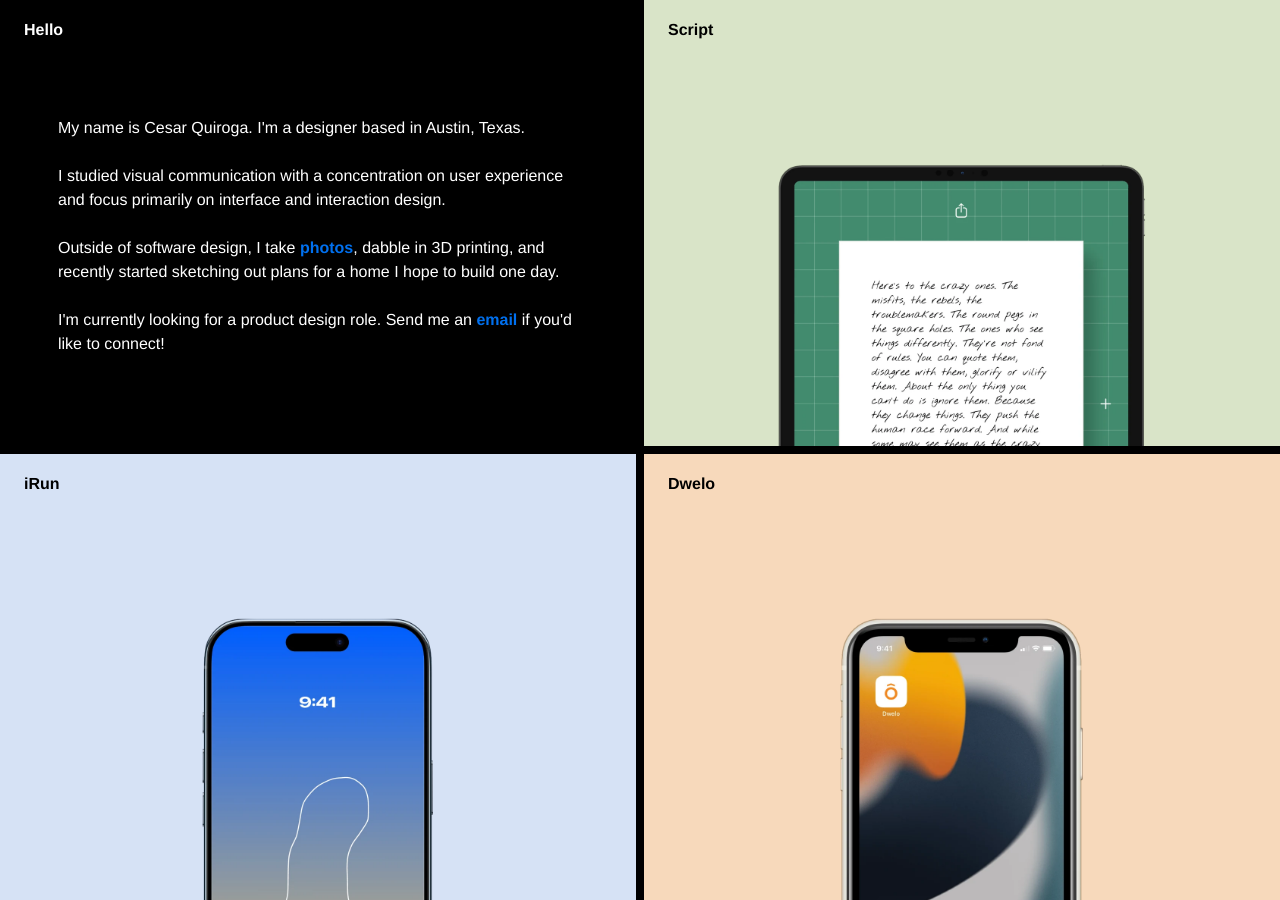
<file: index.html>
<!doctype html>
<html lang="en">
  <head>
    <meta charset="UTF-8" />
    <meta name="viewport" content="width=device-width, initial-scale=1" />
    <meta name="description" content="The portfolio of Austin designer Cesar Quiroga." />
    <title>Cesar Quiroga — Designer in Austin, TX</title>
    <link rel="stylesheet" href="style.css?v=desktop-motion" />
    <link rel="stylesheet" href="case.css?v=desktop-motion" />
    <script src="case-data.js?v=3" defer></script>
    <script src="case.js?v=desktop-motion" defer></script>
  </head>
  <body>
    <main class="quadrants" aria-label="Cesar Quiroga portfolio">
      <section class="quadrant intro" aria-label="About">
        <p class="intro-hello">Hello</p>
        <div class="intro-inner">
          <p>My name is Cesar Quiroga. I'm a designer based in Austin, Texas.</p>
          <p>I studied visual communication with a concentration on user experience and focus primarily on interface and interaction design.</p>
          <p>Outside of software design, I take <a href="https://glass.photo/cesar" target="_blank" rel="noopener noreferrer">photos</a>, dabble in 3D printing, and recently started sketching out plans for a home I hope to build one day.</p>
          <p>I'm currently looking for a product design role. Send me an <a href="mailto:cq641@icloud.com">email</a> if you'd like to connect!</p>
        </div>
      </section>

      <a class="quadrant project project-script" data-case="script" href="projects/script.html">
        <img src="images/script.webp" width="1400" height="1400" alt="Script on iPad: a handwritten note on a sheet of paper over a green cutting mat" />
        <span class="project-label">
          <span class="project-name">Script</span>
          <span class="project-desc">An iPad app that helps us connect via handwriting</span>
        </span>
      </a>

      <a class="quadrant project project-irun" data-case="irun" href="projects/irun.html">
        <img src="images/irun-gradient.webp" width="1372" height="1400" alt="iRun on iPhone: a finished run route over a blue-to-yellow gradient" />
        <span class="project-label">
          <span class="project-name">iRun</span>
          <span class="project-desc">A running app that de-emphasizes metrics</span>
        </span>
      </a>

      <a class="quadrant project project-dwelo" data-case="dwelo" href="projects/dwelo.html">
        <img src="images/dwelo.webp" width="1400" height="1400" alt="Dwelo app icon on an iPhone home screen" />
        <span class="project-label">
          <span class="project-name">Dwelo</span>
          <span class="project-desc">A smart home app redesign</span>
        </span>
      </a>
    </main>
  </body>
</html>
</file>
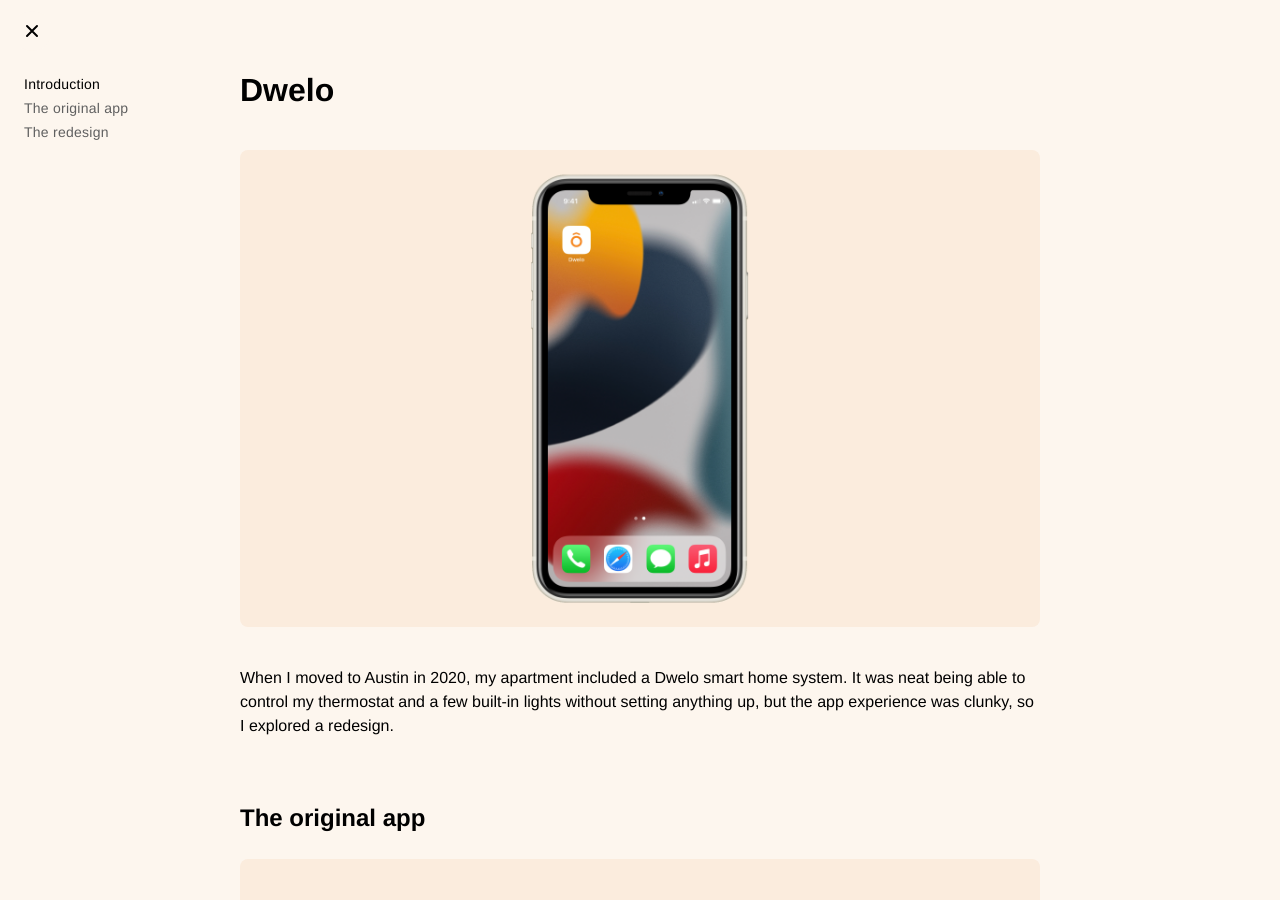
<file: projects/dwelo.html>
<!doctype html>
<html lang="en">
  <head>
    <meta charset="UTF-8" />
    <meta name="viewport" content="width=device-width, initial-scale=1" />
    <meta name="description" content="Dwelo, a case study by Austin designer Cesar Quiroga." />
    <title>Dwelo — Cesar Quiroga</title>
    <link rel="stylesheet" href="../style.css?v=desktop-motion" />
    <link rel="stylesheet" href="../case.css?v=desktop-motion" />
    <script src="../case-data.js?v=3" defer></script>
    <script src="../case.js?v=desktop-motion" defer></script>
  </head>
  <body class="project-dwelo" data-case-page="dwelo">
    <noscript><p style="padding:24px;color:#fff">The Dwelo case study needs JavaScript. <a style="color:#fff" href="../index.html">Back to all projects</a></p></noscript>
  </body>
</html>
</file>
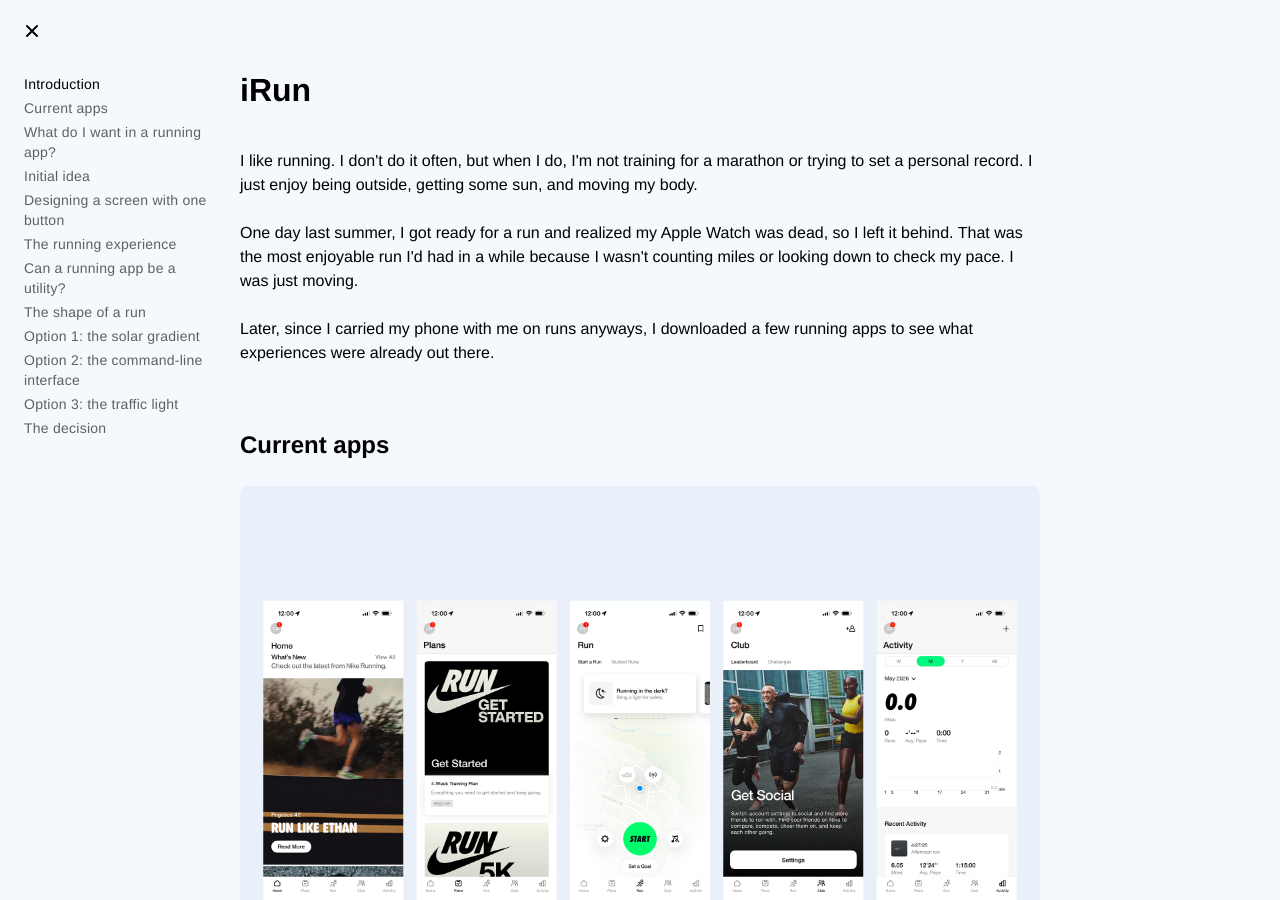
<file: projects/irun.html>
<!doctype html>
<html lang="en">
  <head>
    <meta charset="UTF-8" />
    <meta name="viewport" content="width=device-width, initial-scale=1" />
    <meta name="description" content="iRun, a case study by Austin designer Cesar Quiroga." />
    <title>iRun — Cesar Quiroga</title>
    <link rel="stylesheet" href="../style.css?v=desktop-motion" />
    <link rel="stylesheet" href="../case.css?v=desktop-motion" />
    <script src="../case-data.js?v=3" defer></script>
    <script src="../case.js?v=desktop-motion" defer></script>
  </head>
  <body class="project-irun" data-case-page="irun">
    <noscript><p style="padding:24px;color:#fff">The iRun case study needs JavaScript. <a style="color:#fff" href="../index.html">Back to all projects</a></p></noscript>
  </body>
</html>
</file>
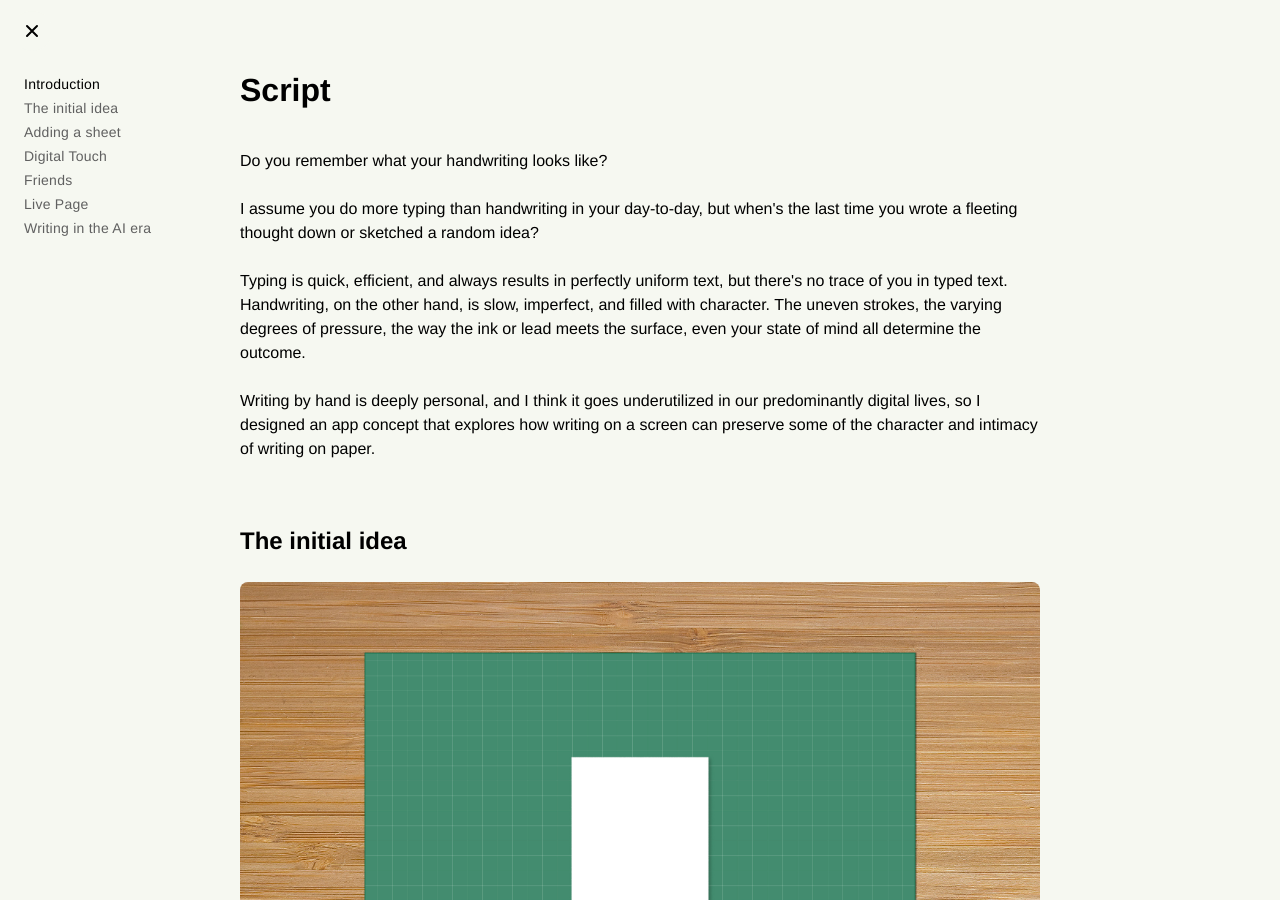
<file: projects/script.html>
<!doctype html>
<html lang="en">
  <head>
    <meta charset="UTF-8" />
    <meta name="viewport" content="width=device-width, initial-scale=1" />
    <meta name="description" content="Script, a case study by Austin designer Cesar Quiroga." />
    <title>Script — Cesar Quiroga</title>
    <link rel="stylesheet" href="../style.css?v=desktop-motion" />
    <link rel="stylesheet" href="../case.css?v=desktop-motion" />
    <script src="../case-data.js?v=3" defer></script>
    <script src="../case.js?v=desktop-motion" defer></script>
  </head>
  <body class="project-script" data-case-page="script">
    <noscript><p style="padding:24px;color:#fff">The Script case study needs JavaScript. <a style="color:#fff" href="../index.html">Back to all projects</a></p></noscript>
  </body>
</html>
</file>
<file: style.css>
:root {
  color-scheme: only light;
  font-family: Avenir, "Avenir Next", "Helvetica Neue", sans-serif;
  font-synthesis: none;
  text-rendering: geometricPrecision;

  --frame: 8px;
  --frame-color: #000;
  --dim: 0.08; /* how much the non-hovered quadrants darken */
  --link: #0070ef; /* 4.6:1 on white */
  --ease: cubic-bezier(0.2, 0.7, 0.2, 1);
}

* { box-sizing: border-box; }

html { min-width: 320px; min-height: 100%; }

body {
  min-height: 100svh;
  margin: 0;
  background: var(--frame-color);
  color: #000;
}

/* ---------- Grid: 2×2 on desktop + tablet ---------- */

.quadrants {
  display: grid;
  grid-template-columns: 1fr 1fr;
  /* Equal rows fill the screen and grow together when the intro needs more room. */
  grid-template-rows: repeat(2, minmax(min-content, 1fr));
  gap: var(--frame);
  min-height: 100svh;
  /* Quadrants run to every edge of the screen; only the gaps between them remain */
  padding: 0;
}

.quadrant {
  position: relative;
  overflow: hidden;
}

/* Project colors.
   --case-color: the open case study's page background (25% project color, 75% white).
   --mock-color: behind the design mockups in the case study, so white screens stand
   out from the page (50% project color, 50% white; also baked into the videos). */
.project-script { --color: #d9e4c8; --case-color: #f6f8f1; --mock-color: #ecf1e3; }
.project-irun   { --color: #d6e2f5; --case-color: #f5f8fd; --mock-color: #eaf0fa; }
.project-dwelo  { --color: #f7d9bb; --case-color: #fdf6ee; --mock-color: #fbecdd; }
.project { background: var(--color); }

/* Hovering one quadrant dims the other three, so the hovered one is brightest.
   A dark overlay (instead of a color swap) works on every background color. */
.quadrant::after {
  content: "";
  position: absolute;
  inset: 0;
  z-index: 2;
  background: #000;
  opacity: 0;
  pointer-events: none;
  transition: opacity 0.25s var(--ease);
}

.quadrants:has(.quadrant:hover) .quadrant:not(:hover)::after { opacity: var(--dim); }

/* ---------- Intro (top left) ---------- */

.intro {
  display: flex;
  align-items: safe center;
  justify-content: center;
  padding: clamp(16px, 3.5vmin, 56px);
  /* Keep the text clear of the pinned "Hello" */
  padding-top: max(60px, 3.5vmin, calc(32px + 1.4rem));
  overflow: visible;
  /* Black like the frame, with white text; links stay blue */
  background: var(--frame-color);
  color: #fff;
}

.intro-inner {
  font-size: 1rem;
  width: min(100%, 520px);
}

.intro p {
  margin: 0;
  line-height: 1.5;
}

.intro p + p { margin-top: 1.5em; }

@media (width > 600px) and (max-height: 820px) and (orientation: landscape) {
  .intro p + p { margin-top: 1em; }
}

/* "Hello" sits where the project titles do */
.intro .intro-hello {
  position: absolute;
  top: 20px;
  left: 24px;
  font-weight: 700;
  line-height: 1.4;
}

.intro a {
  color: var(--link);
  font-weight: 700;
  text-decoration: none;
}

.intro a:hover { text-decoration: underline; text-underline-offset: 3px; }
.intro a:focus-visible { outline: 2px solid currentColor; outline-offset: 3px; }

/* ---------- Project quadrants ---------- */

.project {
  display: block;
  color: inherit;
  text-decoration: none;
  /* Image sizing below is relative to the quadrant's own size */
  container-type: size;

  /*
    Sneak peek: devices are 1.5× the size that would just fit the quadrant,
    pushed down so only their top 50% shows above the bottom edge.
    In every cover image the device starts 5.1% from the top and is
    89.8% of the image's height.
  */
  --img-h: calc(1.5 * min(100cqw - 32px, 100cqh - 92px));
  --device-top: 0.051;
  --device-h: 0.898;
  --peek: 0.5;
  /* At rest the device sits 8% (of its image height) above the 50% peek;
     hover lifts it another 8% */
  --rest-lift: 0.08;
  --lift: 0px;
}

.project img {
  position: absolute;
  left: 50%;
  top: calc(100cqh - (var(--device-top) + var(--peek) * var(--device-h) + var(--rest-lift)) * var(--img-h));
  display: block;
  width: auto;
  height: var(--img-h);
  max-width: none;
  transform: translate(-50%, var(--lift));
  transition: transform 0.5s var(--ease);
}

/* Hover: the device rises a little more into view */
.project:hover { --lift: calc(-0.08 * var(--img-h)); }

/* Portrait quadrants (taller than wide, e.g. tablets held upright): instead of
   peeking from the bottom, show the whole device, centered in the space under
   the title. The iPad is capped at 70% of the quadrant's width. */
@container (max-aspect-ratio: 1/1) {
  .project img {
    --img-h: min(
      calc((100cqh - 104px - 32px) / var(--device-h)), /* fit the height below the title + description */
      calc(70cqw / 0.689)                             /* iPad no wider than 70% */
    );
    height: var(--img-h);
    /* center the device (not the whole image) between the title area and the bottom */
    top: calc(104px + (100cqh - 104px - 32px - var(--device-h) * var(--img-h)) / 2 - var(--device-top) * var(--img-h));
  }
  /* smaller hover lift, since the whole device is already in view */
  .project:hover img { --lift: calc(-0.03 * var(--img-h)); }
}

.project-label {
  position: absolute;
  z-index: 1;
  left: 24px;
  top: 20px;
  right: 24px;
  display: flex;
  flex-direction: column;
  gap: 2px;
  font-size: 16px;
  line-height: 1.4;
  pointer-events: none;
}

.project-name { font-weight: 700; }

.project-desc {
  color: #555;
  opacity: 0;
  transform: translateY(6px);
  transition: opacity 0.25s var(--ease), transform 0.25s var(--ease);
}

.project:hover .project-desc,
.project:focus-visible .project-desc {
  opacity: 1;
  transform: none;
}

.project:focus-visible {
  outline: 3px solid var(--link);
  outline-offset: -3px;
}

@media (prefers-reduced-motion: reduce) {
  .quadrant::after, .project img, .project-desc { transition: none; }
  .project:hover, .project:hover img { --lift: 0px; }
}

/* ---------- Mobile: stack vertically ---------- */

@media (max-width: 600px) {
  .quadrants {
    grid-template-columns: 1fr;
    grid-template-rows: none;
  }

  /* Stacked: intro grows to fit its text */
  .intro { padding: max(56px, calc(28px + 1.4rem)) 24px 32px; }
  .intro .intro-hello { top: 16px; left: 20px; }

  /* Text at the top, device 24px under it, and the tile ends halfway down the
     device: the same top-50% view the desktop quadrants show before hover.
     The device is sized from the tile's width. */
  .project {
    display: flex;
    flex-direction: column;
    padding: 16px 20px 0;
    container-type: inline-size; /* height now comes from the content */
    --img-h: calc(1.5 * (100cqw - 92px));
  }

  /* In the markup the image comes first; show the text first */
  .project-label { position: static; order: -1; }

  /* Room for a two-line description on every tile, so all three are the same height */
  .project-desc { min-height: calc(2 * 1.4em); }

  .project img {
    position: static;
    flex: none;
    align-self: center;
    /* The device sits 5.1% below the top of its image; offset that so the
       gap is measured to the device itself */
    margin-top: calc(24px - var(--device-top) * var(--img-h));
    /* Only the top half of the device counts toward the tile's height; the rest is cut off */
    margin-bottom: calc(-1 * (1 - var(--device-top) - var(--peek) * var(--device-h)) * var(--img-h));
    transform: none;
  }
}

/* ---------- Smaller or touch-first screens: show descriptions without motion ---------- */

@media not all and (min-width: 1200px) and (hover: hover) and (pointer: fine) {
  .quadrants:has(.quadrant:hover) .quadrant:not(:hover)::after { opacity: 0; }
  .project:hover, .project:hover img { --lift: 0px; }
  .quadrant::after, .project img { transition: none; }
  .project-desc { opacity: 1; transform: none; transition: none; }
}
</file>
<file: case.css>
/*
  Expanded case study.
  The default styles here are the fully-open state; case.js animates
  from the quadrant into this state and back out again.
*/

body.case-open { overflow: hidden; }

.case {
  /* 25% project color, 75% white (--case-color, set per project in style.css) */
  position: fixed;
  inset: 0;
  z-index: 10;
  background: var(--case-color);
  color: #000;
  font-size: 16px;
  line-height: 24px;
}

/* The quadrant's device thumbnail: blurs away as the panel opens */
.case-thumb {
  position: absolute;
  max-width: none;
  opacity: 0;
  pointer-events: none;
}

.case-scroll {
  position: absolute;
  inset: 0;
  overflow-y: auto;
  overscroll-behavior: contain;
}
.case-scroll:focus-visible { outline: 2px solid #000; outline-offset: -2px; }

/* ---------- Close (X) button + section list ---------- */

.case-nav {
  position: absolute;
  z-index: 2;
  top: 20px;
  left: 24px;
  line-height: 1.4;
}

.case-close {
  position: relative;
  display: grid;
  place-items: center;
  width: 40px;
  height: 40px;
  /* A 40px round hit area, with the X sitting where the project title was */
  margin: -9px 0 -9px -12px;
  padding: 0;
  border: 0;
  border-radius: 50%;
  /* Solid circle in the page color: text scrolling beneath passes behind it */
  background: var(--case-color);
  color: #000;
  font: inherit;
  font-weight: 700;
  text-decoration: none; /* it's a link on the project pages */
  cursor: pointer;
  transition: background-color 0.2s ease;
}

/* The project name sits exactly where the title was, then cross-fades into the X */
.case-close-name {
  position: absolute;
  top: 9px;
  left: 12px;
  white-space: nowrap;
  opacity: 0;
}
.case-close-icon svg { display: block; fill: none; stroke: currentColor; stroke-width: 2; stroke-linecap: round; }
.case-close:hover { background-color: color-mix(in srgb, var(--case-color), #000 8%); }
@media (max-width: 600px), (hover: none) {
  .case-close:hover { background-color: var(--case-color); }
}
.case-close:focus-visible { outline: 2px solid #000; outline-offset: 0; }

.case-toc {
  width: min(260px, calc((100vw - 800px) / 2 - 48px));
  max-height: calc(100svh - 120px);
  margin: 32px 0 0;
  padding: 0;
  overflow-y: auto;
  scrollbar-width: none;
  list-style: none;
  font-size: 14px;
  line-height: 20px;
  letter-spacing: 0.25px;
}

.case-toc li + li { margin-top: 4px; }

.case-toc a {
  color: #606060;
  text-decoration: none;
  transition: color 0.2s ease;
}

.case-toc a:hover,
.case-toc a[aria-current="true"] { color: #000; }
.case-toc a:focus-visible { outline: 2px solid currentColor; outline-offset: 3px; border-radius: 2px; }

/* ---------- Case study content (adapted from the original project pages' styles) ---------- */

.case-main {
  width: min(100% - 64px, 800px);
  margin: 46px auto 0;
  padding: 24px 0 80px;
}

.case-main h1 {
  margin: 0 0 40px;
  font-size: 32px;
  font-weight: 700;
  line-height: 40px;
}

.case-main :is(h1, h2)[id] { scroll-margin-top: 36px; }

.case-main .shot-content { display: flex; flex-direction: column; max-width: 800px; margin: auto; }
.case-main .shot-content > * + * { margin-top: 40px; }
.case-main .shot-content > .prose:has(> h2):not(:first-child) { margin-top: 64px; }
.case-main .shot-content > .prose:has(> h2:only-child) + * { margin-top: 24px; }

.case-main .prose { overflow-wrap: break-word; }
.case-main p { margin: 0; }
.case-main .prose > p + p,
.case-main .prose > p + ul,
.case-main .prose > ul + p,
.case-main .prose > h2 + p,
.case-main .prose > h2 + ul { margin-top: 24px; }
.case-main h2 { margin: 0; font-size: 24px; line-height: 32px; font-weight: 700; }
.case-main ul { margin: 0; padding-left: 24px; }

.case-main figure { margin: 0; aspect-ratio: var(--media-ratio, auto); overflow: hidden; border-radius: 8px; }
/* Design mockups sit on a deeper tint than the page */
.case-main figure.case-cutout { background: var(--mock-color); }
.case-main figure :is(img, video) { display: block; width: 100%; height: 100%; object-fit: var(--media-fit, contain); }

.case-main .carousel { min-width: 0; }
.case-main .carousel-track { display: flex; overflow-x: auto; scroll-snap-type: x mandatory; scrollbar-width: none; }
.case-main .carousel-track::-webkit-scrollbar { display: none; }
.case-main .carousel-slide { flex: 0 0 100%; min-width: 0; scroll-snap-align: start; }
/* Round the carousel as a whole, not each slide, so slides stay square-edged as they move */
.case-main .carousel-track { border-radius: 8px; }
.case-main .carousel-slide figure { border-radius: 0; }
.case-main .carousel-controls { display: flex; justify-content: center; margin-top: 8px; }
.case-main .carousel-dots { display: flex; flex-wrap: wrap; justify-content: center; }
.case-main .carousel-dots button {
  display: grid;
  place-items: center;
  width: 24px;
  height: 24px;
  padding: 0;
  border: 0;
  background: transparent;
  cursor: pointer;
}
.case-main .carousel-dots button::before {
  content: "";
  width: 8px;
  height: 8px;
  border-radius: 50%;
  background: #767676;
}
.case-main .carousel-dots button[aria-pressed="true"]::before { background: #000; }
.case-main .carousel-dots button:focus-visible { outline: 2px solid currentColor; outline-offset: -2px; }

/* ---------- Standalone pages on smaller or touch-first screens ---------- */

@media not all and (min-width: 1200px) and (hover: hover) and (pointer: fine) {
  body[data-case-page].case-open {
    overflow: visible;
    background: var(--case-color);
  }
  body[data-case-page] .case {
    position: static;
    min-height: 100svh;
  }
  body[data-case-page] .case-scroll {
    display: flow-root;
    position: static;
    overflow: visible;
    overscroll-behavior: auto;
  }
  body[data-case-page] .case-nav { display: none; }
}

@media (max-width: 600px) {
  .case-main { width: calc(100% - 48px); }
  .case-main h1 { margin-bottom: 32px; }
  .case-main .shot-content > * + * { margin-top: 32px; }
  .case-main .shot-content > .prose:has(> h2):not(:first-child) { margin-top: 48px; }
  .case-main .shot-content > .prose:has(> h2:only-child) + * { margin-top: 20px; }
}
</file>
